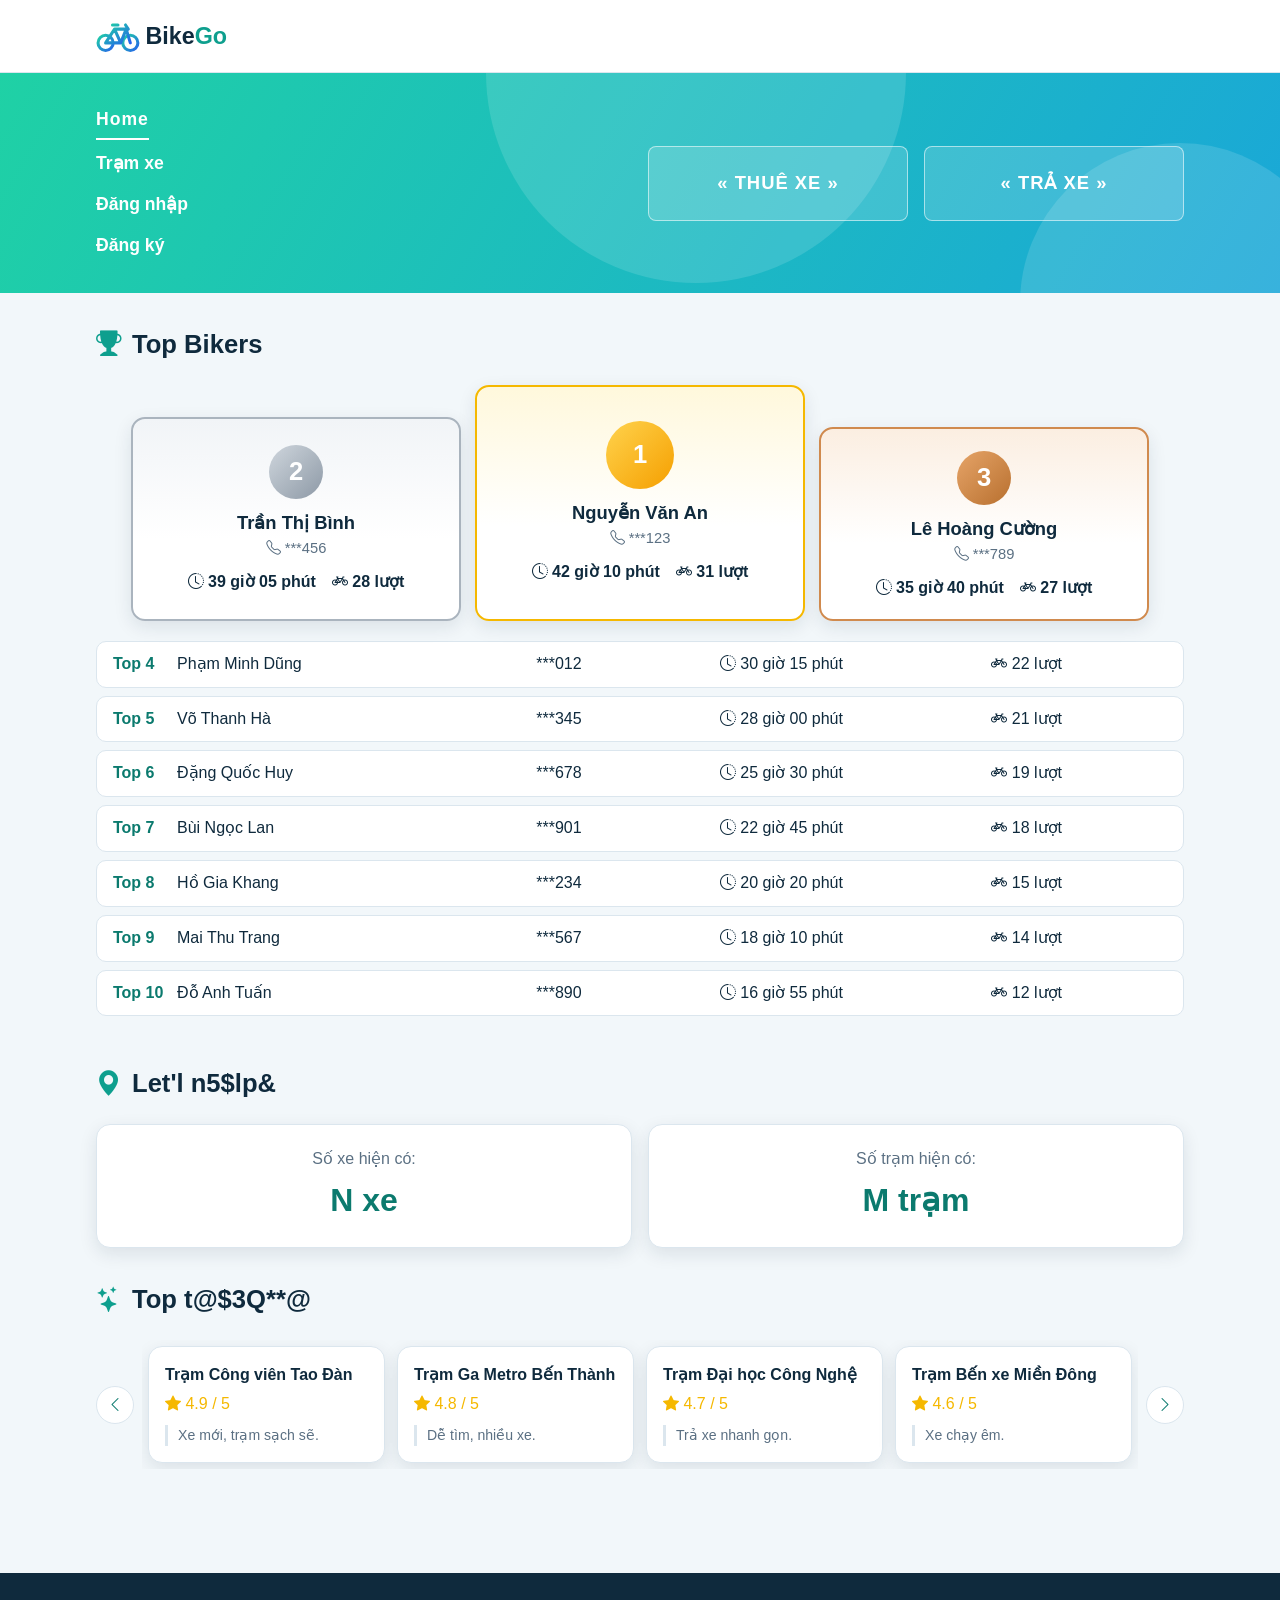
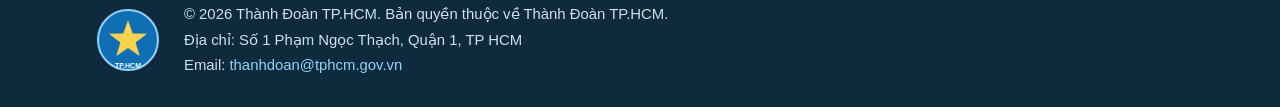
<file: Phan_01/index.html>
<!DOCTYPE html>
<html lang="vi">
<head>
  <meta charset="utf-8">
  <meta name="viewport" content="width=device-width, initial-scale=1">
  <title>Giáp Chí Thanh – 2001240441</title>
  <!-- Icon font (local copy, works offline) -->
  <link rel="stylesheet" href="vendor/bootstrap-icons/bootstrap-icons.min.css">
  <!-- Shared layout and components -->
  <link rel="stylesheet" href="css/style.css">
</head>
<body>

  <!-- ===== Header: logo ===== -->
  <header class="site-header">
    <div class="container">
      <a class="logo" href="index.html"><img src="img/logo.svg" alt="BikeGo"></a>
    </div>
  </header>

  <!-- ===== Navigation + banner (CSS animation only) ===== -->
  <section class="hero" aria-label="Banner">
    <div class="container">
      <nav class="main-nav" aria-label="Main navigation">
        <ul>
          <li><a href="index.html" class="active">Home</a></li>
          <li><a href="stations.html">Trạm xe</a></li>
          <li><a href="#">Đăng nhập</a></li>
          <li><a href="#">Đăng ký</a></li>
        </ul>
      </nav>
      <div class="hero-actions">
        <a class="hero-btn" href="bike-rental.html">Thuê xe</a>
        <a class="hero-btn" href="bike-return.html">Trả xe</a>
      </div>
    </div>
  </section>

  <!-- ===== Page content ===== -->
  <main class="page-main">
    <div class="container">

      <!-- Top bikers -->
      <section class="section" id="top-bikers">
        <h2 class="section-title"><i class="bi bi-trophy-fill"></i><span class="scramble-text">Top Bikers</span></h2>
        <div class="podium">
          <article class="podium-item rank-2">
            <span class="medal">2</span>
            <h3>Trần Thị Bình</h3>
            <p class="meta"><i class="bi bi-telephone"></i> ***456</p>
            <p class="figures"><span><i class="bi bi-clock-history"></i> 39 giờ 05 phút</span><span><i class="bi bi-bicycle"></i> 28 lượt</span></p>
          </article>
          <article class="podium-item rank-1">
            <span class="medal">1</span>
            <h3>Nguyễn Văn An</h3>
            <p class="meta"><i class="bi bi-telephone"></i> ***123</p>
            <p class="figures"><span><i class="bi bi-clock-history"></i> 42 giờ 10 phút</span><span><i class="bi bi-bicycle"></i> 31 lượt</span></p>
          </article>
          <article class="podium-item rank-3">
            <span class="medal">3</span>
            <h3>Lê Hoàng Cường</h3>
            <p class="meta"><i class="bi bi-telephone"></i> ***789</p>
            <p class="figures"><span><i class="bi bi-clock-history"></i> 35 giờ 40 phút</span><span><i class="bi bi-bicycle"></i> 27 lượt</span></p>
          </article>
        </div>
        <ul class="rank-list">
          <li class="rank-row">
            <span class="rank-no">Top 4</span>
            <span class="col-name">Phạm Minh Dũng</span>
            <span class="col-phone">***012</span>
            <span class="col-time"><i class="bi bi-clock-history"></i> 30 giờ 15 phút</span>
            <span class="col-count"><i class="bi bi-bicycle"></i> 22 lượt</span>
          </li>
          <li class="rank-row">
            <span class="rank-no">Top 5</span>
            <span class="col-name">Võ Thanh Hà</span>
            <span class="col-phone">***345</span>
            <span class="col-time"><i class="bi bi-clock-history"></i> 28 giờ 00 phút</span>
            <span class="col-count"><i class="bi bi-bicycle"></i> 21 lượt</span>
          </li>
          <li class="rank-row">
            <span class="rank-no">Top 6</span>
            <span class="col-name">Đặng Quốc Huy</span>
            <span class="col-phone">***678</span>
            <span class="col-time"><i class="bi bi-clock-history"></i> 25 giờ 30 phút</span>
            <span class="col-count"><i class="bi bi-bicycle"></i> 19 lượt</span>
          </li>
          <li class="rank-row">
            <span class="rank-no">Top 7</span>
            <span class="col-name">Bùi Ngọc Lan</span>
            <span class="col-phone">***901</span>
            <span class="col-time"><i class="bi bi-clock-history"></i> 22 giờ 45 phút</span>
            <span class="col-count"><i class="bi bi-bicycle"></i> 18 lượt</span>
          </li>
          <li class="rank-row">
            <span class="rank-no">Top 8</span>
            <span class="col-name">Hồ Gia Khang</span>
            <span class="col-phone">***234</span>
            <span class="col-time"><i class="bi bi-clock-history"></i> 20 giờ 20 phút</span>
            <span class="col-count"><i class="bi bi-bicycle"></i> 15 lượt</span>
          </li>
          <li class="rank-row">
            <span class="rank-no">Top 9</span>
            <span class="col-name">Mai Thu Trang</span>
            <span class="col-phone">***567</span>
            <span class="col-time"><i class="bi bi-clock-history"></i> 18 giờ 10 phút</span>
            <span class="col-count"><i class="bi bi-bicycle"></i> 14 lượt</span>
          </li>
          <li class="rank-row">
            <span class="rank-no">Top 10</span>
            <span class="col-name">Đỗ Anh Tuấn</span>
            <span class="col-phone">***890</span>
            <span class="col-time"><i class="bi bi-clock-history"></i> 16 giờ 55 phút</span>
            <span class="col-count"><i class="bi bi-bicycle"></i> 12 lượt</span>
          </li>
        </ul>
      </section>

      <!-- Infrastructure -->
      <section class="section" id="lets-bikego">
        <h2 class="section-title"><i class="bi bi-geo-alt-fill"></i><span class="scramble-text">Let's BikeGo</span></h2>
        <div class="stat-grid">
          <div class="stat-card"><p class="label">Số xe hiện có:</p><p class="value">N xe</p></div>
          <div class="stat-card"><p class="label">Số trạm hiện có:</p><p class="value">M trạm</p></div>
        </div>

        <h3 class="section-title"><i class="bi bi-stars"></i><span class="scramble-text">Top Stations</span></h3>
        <div class="carousel">
          <button class="carousel-arrow" type="button" aria-label="Previous"><i class="bi bi-chevron-left"></i></button>
          <div class="carousel-viewport">
            <div class="carousel-track">
              <div class="carousel-item">
                <article class="station-card">
                  <a class="station-link" href="stations.html">Trạm Công viên Tao Đàn</a>
                  <p class="stars"><i class="bi bi-star-fill"></i> 4.9 / 5</p>
                  <p class="quote">Xe mới, trạm sạch sẽ.</p>
                </article>
              </div>
              <div class="carousel-item">
                <article class="station-card">
                  <a class="station-link" href="stations.html">Trạm Ga Metro Bến Thành</a>
                  <p class="stars"><i class="bi bi-star-fill"></i> 4.8 / 5</p>
                  <p class="quote">Dễ tìm, nhiều xe.</p>
                </article>
              </div>
              <div class="carousel-item">
                <article class="station-card">
                  <a class="station-link" href="stations.html">Trạm Đại học Công Nghệ</a>
                  <p class="stars"><i class="bi bi-star-fill"></i> 4.7 / 5</p>
                  <p class="quote">Trả xe nhanh gọn.</p>
                </article>
              </div>
              <div class="carousel-item">
                <article class="station-card">
                  <a class="station-link" href="stations.html">Trạm Bến xe Miền Đông</a>
                  <p class="stars"><i class="bi bi-star-fill"></i> 4.6 / 5</p>
                  <p class="quote">Xe chạy êm.</p>
                </article>
              </div>
            </div>
          </div>
          <button class="carousel-arrow" type="button" aria-label="Next"><i class="bi bi-chevron-right"></i></button>
        </div>
      </section>
    </div>
  </main>

  <!-- ===== Footer ===== -->
  <footer class="site-footer">
    <div class="container">
      <img src="img/logo-thanhdoan.svg" alt="Thành Đoàn TP.HCM">
      <div>
        <p>&copy; 2026 Thành Đoàn TP.HCM. Bản quyền thuộc về Thành Đoàn TP.HCM.</p>
        <p>Địa chỉ: Số 1 Phạm Ngọc Thạch, Quận 1, TP HCM</p>
        <p>Email: <a href="mailto:thanhdoan@tphcm.gov.vn">thanhdoan@tphcm.gov.vn</a></p>
      </div>
    </div>
  </footer>

  <script src="js/effects.js"></script>
</body>
</html>
</file>
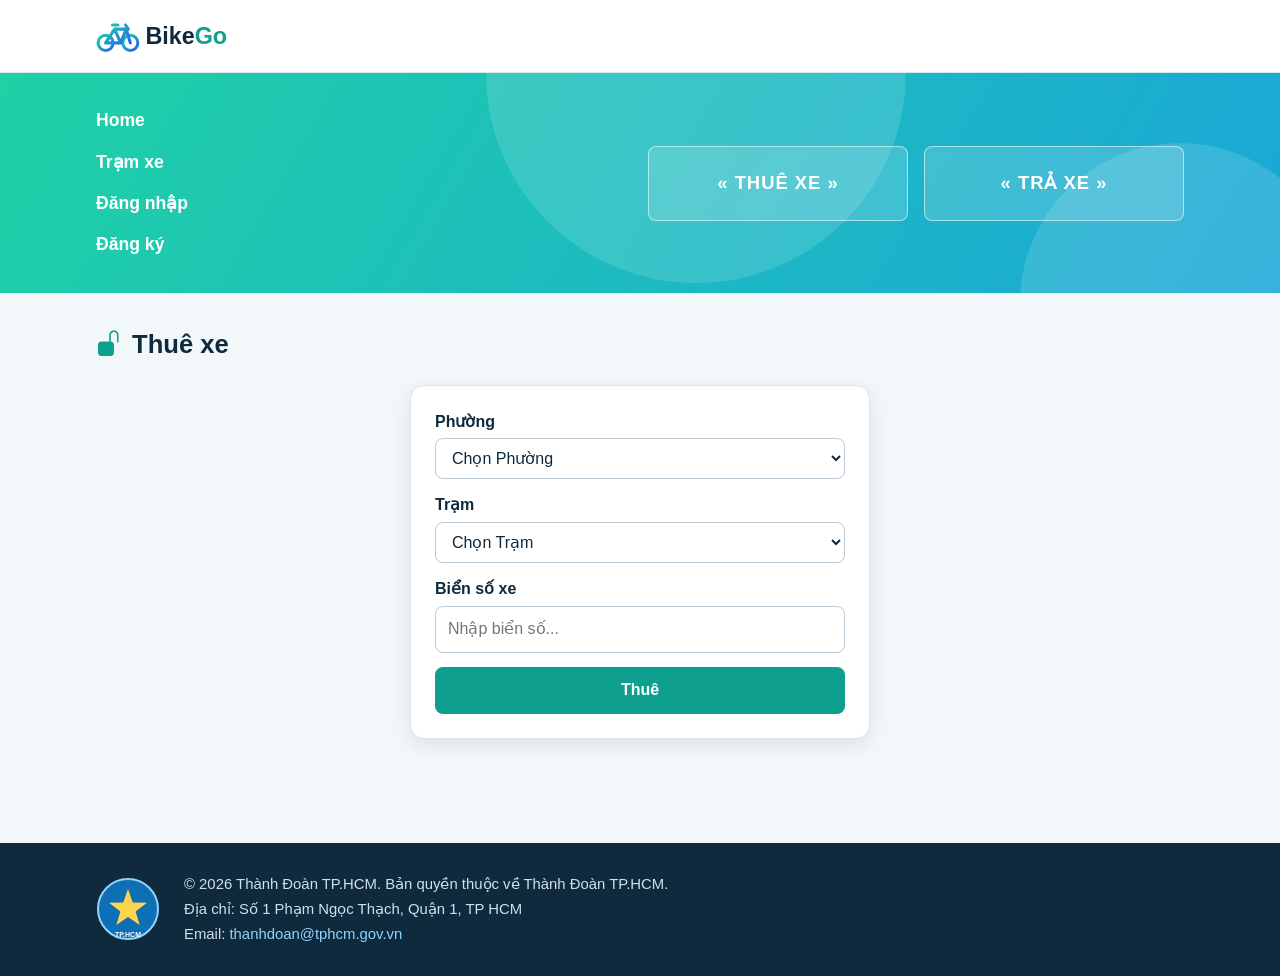
<file: Phan_01/bike-rental.html>
<!DOCTYPE html>
<html lang="vi">
<head>
  <meta charset="utf-8">
  <meta name="viewport" content="width=device-width, initial-scale=1">
  <title>Giáp Chí Thanh – 2001240441</title>
  <!-- Icon font (local copy, works offline) -->
  <link rel="stylesheet" href="vendor/bootstrap-icons/bootstrap-icons.min.css">
  <!-- Shared layout and components -->
  <link rel="stylesheet" href="css/style.css">
</head>
<body>

  <!-- ===== Header: logo ===== -->
  <header class="site-header">
    <div class="container">
      <a class="logo" href="index.html"><img src="img/logo.svg" alt="BikeGo"></a>
    </div>
  </header>

  <!-- ===== Navigation + banner (CSS animation only) ===== -->
  <section class="hero" aria-label="Banner">
    <div class="container">
      <nav class="main-nav" aria-label="Main navigation">
        <ul>
          <li><a href="index.html">Home</a></li>
          <li><a href="stations.html">Trạm xe</a></li>
          <li><a href="#">Đăng nhập</a></li>
          <li><a href="#">Đăng ký</a></li>
        </ul>
      </nav>
      <div class="hero-actions">
        <a class="hero-btn" href="bike-rental.html">Thuê xe</a>
        <a class="hero-btn" href="bike-return.html">Trả xe</a>
      </div>
    </div>
  </section>

  <!-- ===== Page content ===== -->
  <main class="page-main">
    <div class="container">

      <section class="section">
        <h2 class="section-title"><i class="bi bi-unlock-fill"></i><span class="scramble-text">Thuê xe</span></h2>
        <form class="form-card" action="#" method="post">
          <div class="field">
            <label for="ward">Phường</label>
            <select id="ward" name="ward"><option value="">Chọn Phường</option></select>
          </div>
          <div class="field">
            <label for="station">Trạm</label>
            <select id="station" name="station"><option value="">Chọn Trạm</option></select>
          </div>
          <div class="field">
            <label for="plate">Biển số xe</label>
            <input id="plate" name="plate" type="text" placeholder="Nhập biển số...">
          </div>
          <button class="btn btn-block" type="submit">Thuê</button>
        </form>
      </section>
    </div>
  </main>

  <!-- ===== Footer ===== -->
  <footer class="site-footer">
    <div class="container">
      <img src="img/logo-thanhdoan.svg" alt="Thành Đoàn TP.HCM">
      <div>
        <p>&copy; 2026 Thành Đoàn TP.HCM. Bản quyền thuộc về Thành Đoàn TP.HCM.</p>
        <p>Địa chỉ: Số 1 Phạm Ngọc Thạch, Quận 1, TP HCM</p>
        <p>Email: <a href="mailto:thanhdoan@tphcm.gov.vn">thanhdoan@tphcm.gov.vn</a></p>
      </div>
    </div>
  </footer>

  <script src="js/effects.js"></script>
</body>
</html>
</file>
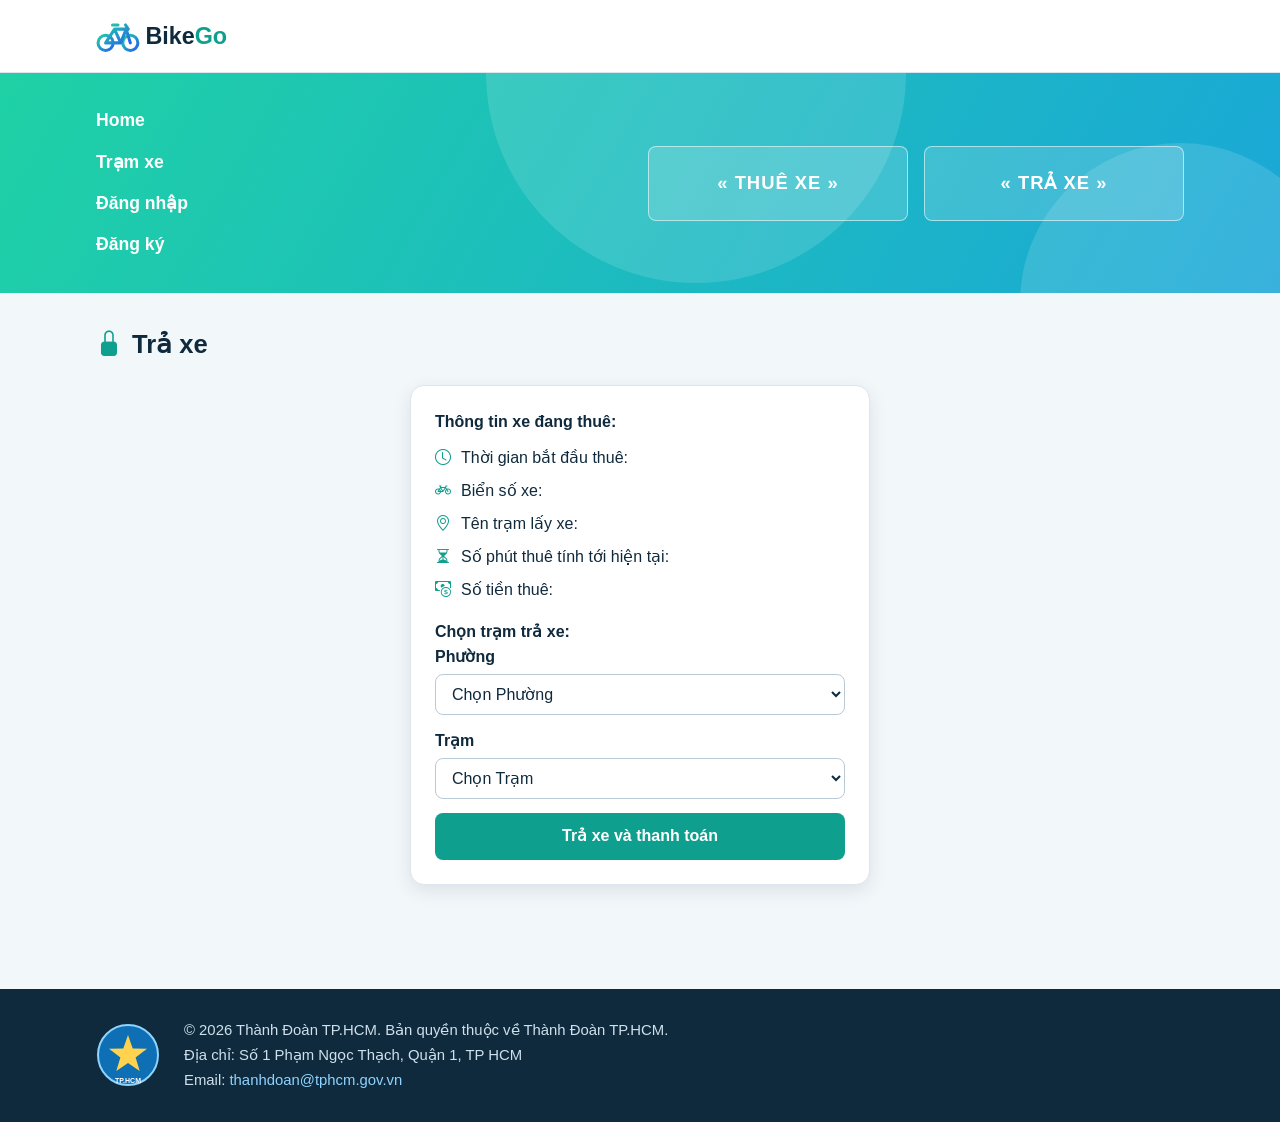
<file: Phan_01/bike-return.html>
<!DOCTYPE html>
<html lang="vi">
<head>
  <meta charset="utf-8">
  <meta name="viewport" content="width=device-width, initial-scale=1">
  <title>Giáp Chí Thanh – 2001240441</title>
  <!-- Icon font (local copy, works offline) -->
  <link rel="stylesheet" href="vendor/bootstrap-icons/bootstrap-icons.min.css">
  <!-- Shared layout and components -->
  <link rel="stylesheet" href="css/style.css">
</head>
<body>

  <!-- ===== Header: logo ===== -->
  <header class="site-header">
    <div class="container">
      <a class="logo" href="index.html"><img src="img/logo.svg" alt="BikeGo"></a>
    </div>
  </header>

  <!-- ===== Navigation + banner (CSS animation only) ===== -->
  <section class="hero" aria-label="Banner">
    <div class="container">
      <nav class="main-nav" aria-label="Main navigation">
        <ul>
          <li><a href="index.html">Home</a></li>
          <li><a href="stations.html">Trạm xe</a></li>
          <li><a href="#">Đăng nhập</a></li>
          <li><a href="#">Đăng ký</a></li>
        </ul>
      </nav>
      <div class="hero-actions">
        <a class="hero-btn" href="bike-rental.html">Thuê xe</a>
        <a class="hero-btn" href="bike-return.html">Trả xe</a>
      </div>
    </div>
  </section>

  <!-- ===== Page content ===== -->
  <main class="page-main">
    <div class="container">

      <section class="section">
        <h2 class="section-title"><i class="bi bi-lock-fill"></i><span class="scramble-text">Trả xe</span></h2>
        <form class="form-card" action="#" method="post">
          <p><strong>Thông tin xe đang thuê:</strong></p>
          <ul class="info-list">
            <li><i class="bi bi-clock"></i> Thời gian bắt đầu thuê:</li>
            <li><i class="bi bi-bicycle"></i> Biển số xe:</li>
            <li><i class="bi bi-geo-alt"></i> Tên trạm lấy xe:</li>
            <li><i class="bi bi-hourglass-split"></i> Số phút thuê tính tới hiện tại:</li>
            <li><i class="bi bi-cash-coin"></i> Số tiền thuê:</li>
          </ul>
          <p><strong>Chọn trạm trả xe:</strong></p>
          <div class="field">
            <label for="ward">Phường</label>
            <select id="ward" name="ward"><option value="">Chọn Phường</option></select>
          </div>
          <div class="field">
            <label for="station">Trạm</label>
            <select id="station" name="station"><option value="">Chọn Trạm</option></select>
          </div>
          <button class="btn btn-block" type="submit">Trả xe và thanh toán</button>
        </form>
      </section>
    </div>
  </main>

  <!-- ===== Footer ===== -->
  <footer class="site-footer">
    <div class="container">
      <img src="img/logo-thanhdoan.svg" alt="Thành Đoàn TP.HCM">
      <div>
        <p>&copy; 2026 Thành Đoàn TP.HCM. Bản quyền thuộc về Thành Đoàn TP.HCM.</p>
        <p>Địa chỉ: Số 1 Phạm Ngọc Thạch, Quận 1, TP HCM</p>
        <p>Email: <a href="mailto:thanhdoan@tphcm.gov.vn">thanhdoan@tphcm.gov.vn</a></p>
      </div>
    </div>
  </footer>

  <script src="js/effects.js"></script>
</body>
</html>
</file>
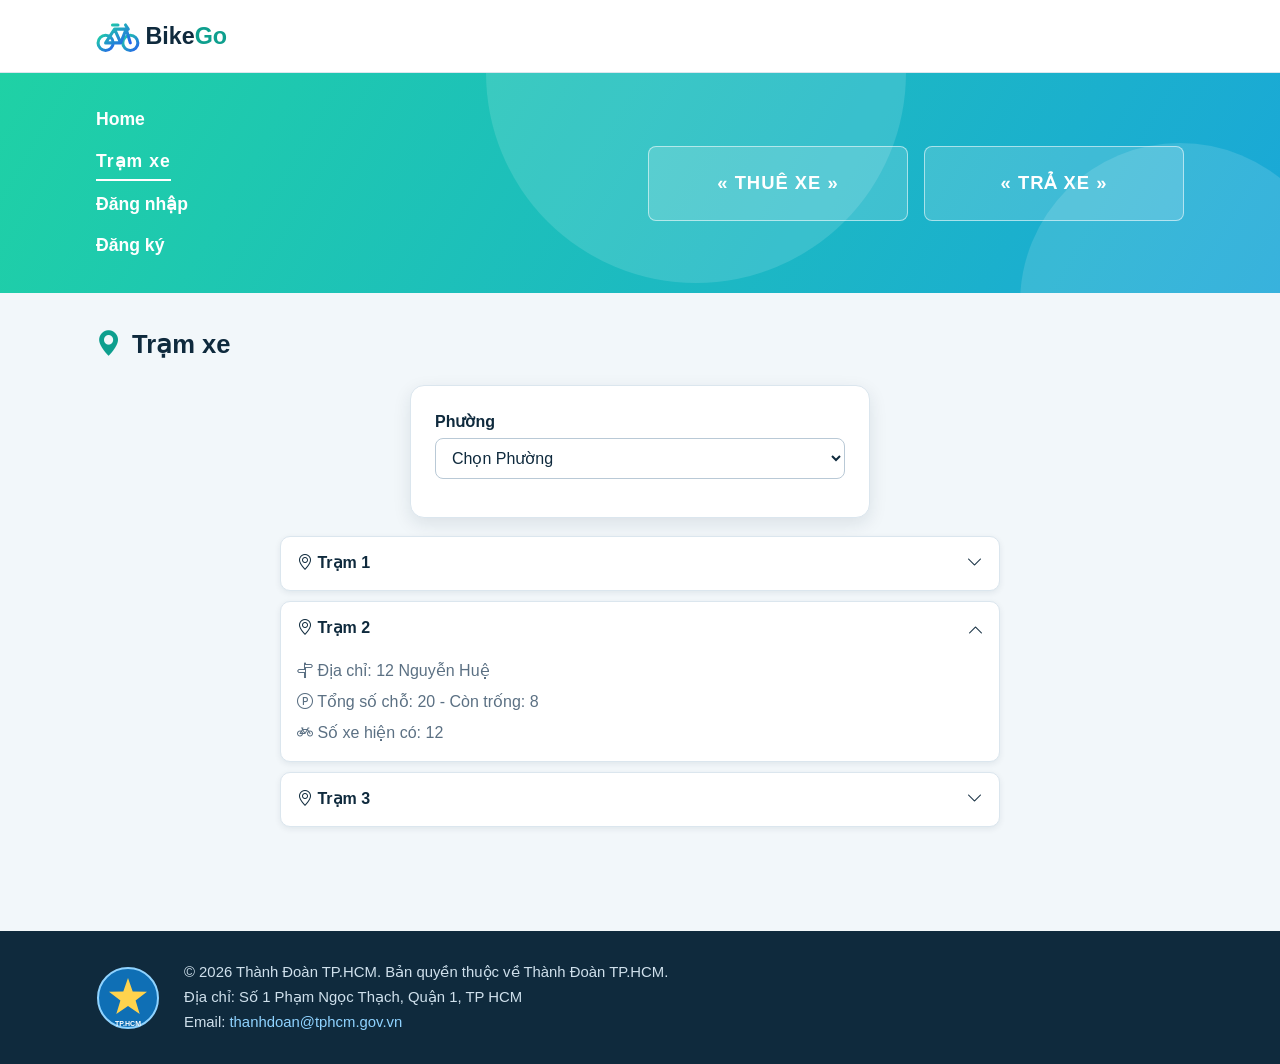
<file: Phan_01/stations.html>
<!DOCTYPE html>
<html lang="vi">
<head>
  <meta charset="utf-8">
  <meta name="viewport" content="width=device-width, initial-scale=1">
  <title>Giáp Chí Thanh – 2001240441</title>
  <!-- Icon font (local copy, works offline) -->
  <link rel="stylesheet" href="vendor/bootstrap-icons/bootstrap-icons.min.css">
  <!-- Shared layout and components -->
  <link rel="stylesheet" href="css/style.css">
</head>
<body>

  <!-- ===== Header: logo ===== -->
  <header class="site-header">
    <div class="container">
      <a class="logo" href="index.html"><img src="img/logo.svg" alt="BikeGo"></a>
    </div>
  </header>

  <!-- ===== Navigation + banner (CSS animation only) ===== -->
  <section class="hero" aria-label="Banner">
    <div class="container">
      <nav class="main-nav" aria-label="Main navigation">
        <ul>
          <li><a href="index.html">Home</a></li>
          <li><a href="stations.html" class="active">Trạm xe</a></li>
          <li><a href="#">Đăng nhập</a></li>
          <li><a href="#">Đăng ký</a></li>
        </ul>
      </nav>
      <div class="hero-actions">
        <a class="hero-btn" href="bike-rental.html">Thuê xe</a>
        <a class="hero-btn" href="bike-return.html">Trả xe</a>
      </div>
    </div>
  </section>

  <!-- ===== Page content ===== -->
  <main class="page-main">
    <div class="container">

      <section class="section">
        <h2 class="section-title"><i class="bi bi-geo-alt-fill"></i><span class="scramble-text">Trạm xe</span></h2>
        <div class="form-card">
          <div class="field">
            <label for="ward">Phường</label>
            <select id="ward">
              <option value="">Chọn Phường</option>
              <option>Phường Bến Nghé</option>
              <option>Phường Bến Thành</option>
              <option>Phường Sài Gòn</option>
            </select>
          </div>
        </div>
        <div class="accordion">
        <details class="acc-item">
          <summary class="acc-head"><span><i class="bi bi-geo-alt"></i> Trạm 1</span><i class="bi bi-chevron-down chevron"></i></summary>
          <div class="acc-body">Thông tin chi tiết ...</div>
        </details>
        <details class="acc-item" open>
          <summary class="acc-head"><span><i class="bi bi-geo-alt"></i> Trạm 2</span><i class="bi bi-chevron-down chevron"></i></summary>
          <div class="acc-body">
            <ul>
              <li><i class="bi bi-signpost-split"></i> Địa chỉ: 12 Nguyễn Huệ</li>
              <li><i class="bi bi-p-circle"></i> Tổng số chỗ: 20 - Còn trống: 8</li>
              <li><i class="bi bi-bicycle"></i> Số xe hiện có: 12</li>
            </ul>
          </div>
        </details>
        <details class="acc-item">
          <summary class="acc-head"><span><i class="bi bi-geo-alt"></i> Trạm 3</span><i class="bi bi-chevron-down chevron"></i></summary>
          <div class="acc-body">Thông tin chi tiết ...</div>
        </details>
        </div>
      </section>
    </div>
  </main>

  <!-- ===== Footer ===== -->
  <footer class="site-footer">
    <div class="container">
      <img src="img/logo-thanhdoan.svg" alt="Thành Đoàn TP.HCM">
      <div>
        <p>&copy; 2026 Thành Đoàn TP.HCM. Bản quyền thuộc về Thành Đoàn TP.HCM.</p>
        <p>Địa chỉ: Số 1 Phạm Ngọc Thạch, Quận 1, TP HCM</p>
        <p>Email: <a href="mailto:thanhdoan@tphcm.gov.vn">thanhdoan@tphcm.gov.vn</a></p>
      </div>
    </div>
  </footer>

  <script src="js/effects.js"></script>
</body>
</html>
</file>
<file: Phan_01/css/style.css>
/* ==========================================================================
   BikeGo - style.css
   Shared layout + components for every page.
   Sections:
     1. Variables & reset
     2. Layout helpers
     3. Header
     4. Hero (navigation + banner, pure CSS animation)
     5. Section titles
     6. Top bikers (podium + list)
     7. Infrastructure stats + carousel
     8. Accordion (stations)
     9. Forms & buttons
    10. Footer
    11. Responsive rules
   ========================================================================== */

/* ---------- 1. Variables & reset ---------- */
:root {
  --c-primary: #0e9f8e;
  --c-primary-dark: #0b7a6e;
  --c-accent: #1e88e5;
  --c-ink: #0f2a3d;
  --c-muted: #5b7083;
  --c-bg: #f2f7fa;
  --c-card: #ffffff;
  --c-line: #dbe6ee;
  --c-good: #12a150;
  --c-bad: #e5484d;
  --c-warn: #e08a00;
  --c-info: #1e88e5;
  --radius: 14px;
  --shadow: 0 6px 18px rgba(15, 42, 61, 0.1);
}

* {
  box-sizing: border-box;
  margin: 0;
  padding: 0;
}

html {
  scroll-behavior: smooth;
}

body {
  font-family: "Segoe UI", Roboto, "Helvetica Neue", Arial, sans-serif;
  font-size: 16px;
  line-height: 1.55;
  color: var(--c-ink);
  background: var(--c-bg);
}

img,
svg {
  max-width: 100%;
  display: block;
}

a {
  color: var(--c-accent);
  text-decoration: none;
}

a:hover {
  text-decoration: underline;
}

ul {
  list-style: none;
}

/* ---------- 2. Layout helpers ---------- */
.container {
  width: 100%;
  max-width: 1120px;
  margin: 0 auto;
  padding: 0 16px;
}

.page-main {
  padding: 32px 0 56px;
}

.section {
  margin-bottom: 48px;
}

/* ---------- 3. Header ---------- */
.site-header {
  background: var(--c-card);
  border-bottom: 1px solid var(--c-line);
}

.site-header .container {
  display: flex;
  align-items: center;
  justify-content: space-between;
  min-height: 72px;
}

.logo {
  display: flex;
  align-items: center;
  gap: 10px;
  color: var(--c-ink);
  font-size: 1.5rem;
  font-weight: 800;
  letter-spacing: 0.5px;
}

.logo img {
  height: 44px;
  width: auto;
}

.logo:hover {
  text-decoration: none;
}

/* ---------- 4. Hero: navigation + banner (CSS only motion) ---------- */
.hero {
  position: relative;
  overflow: hidden;
  color: #ffffff;
  background: linear-gradient(120deg, #1fd1a5, #1aa7d8, #2563eb, #1fd1a5);
  background-size: 300% 300%;
  animation: gradient-shift 14s ease infinite;
}

/* Two soft circles floating in the background */
.hero::before,
.hero::after {
  content: "";
  position: absolute;
  border-radius: 50%;
  background: rgba(255, 255, 255, 0.13);
  pointer-events: none;
}

.hero::before {
  width: 420px;
  height: 420px;
  top: -210px;
  left: 38%;
  animation: float-a 9s ease-in-out infinite;
}

.hero::after {
  width: 320px;
  height: 320px;
  bottom: -170px;
  right: -60px;
  animation: float-b 11s ease-in-out infinite;
}

.hero .container {
  position: relative;
  z-index: 1;
  display: flex;
  align-items: center;
  justify-content: space-between;
  gap: 24px;
  min-height: 220px;
  padding-top: 28px;
  padding-bottom: 28px;
}

.main-nav ul {
  display: flex;
  flex-direction: column;
  gap: 6px;
}

.main-nav a {
  display: inline-block;
  padding: 4px 0;
  color: #ffffff;
  font-size: 1.1rem;
  font-weight: 600;
  opacity: 0;
  animation: slide-in 0.7s ease forwards;
  transition: transform 0.25s ease, letter-spacing 0.25s ease;
}

.main-nav li:nth-child(1) a { animation-delay: 0.1s; }
.main-nav li:nth-child(2) a { animation-delay: 0.25s; }
.main-nav li:nth-child(3) a { animation-delay: 0.4s; }
.main-nav li:nth-child(4) a { animation-delay: 0.55s; }
.main-nav li:nth-child(5) a { animation-delay: 0.7s; }

.main-nav a:hover,
.main-nav a.active {
  text-decoration: none;
  transform: translateX(8px);
  letter-spacing: 1px;
}

.main-nav a.active {
  border-bottom: 2px solid #ffffff;
}

.hero-actions {
  display: flex;
  gap: 16px;
  flex: 1;
  justify-content: flex-end;
}

.hero-btn {
  flex: 1;
  max-width: 260px;
  padding: 22px 12px;
  text-align: center;
  color: #ffffff;
  font-size: 1.15rem;
  font-weight: 700;
  letter-spacing: 1px;
  text-transform: uppercase;
  border: 1px solid rgba(255, 255, 255, 0.55);
  border-radius: 8px;
  background: rgba(255, 255, 255, 0.16);
  animation: pop-in 0.8s ease both, pulse 3.2s ease-in-out 1s infinite;
  transition: background 0.25s ease, transform 0.25s ease;
}

.hero-btn:nth-child(2) {
  animation-delay: 0.2s, 1.4s;
}

.hero-btn::before {
  content: "\00AB\00A0";
}

.hero-btn::after {
  content: "\00A0\00BB";
}

.hero-btn:hover {
  text-decoration: none;
  background: rgba(255, 255, 255, 0.32);
  transform: translateY(-4px);
}

@keyframes gradient-shift {
  0% { background-position: 0% 50%; }
  50% { background-position: 100% 50%; }
  100% { background-position: 0% 50%; }
}

@keyframes float-a {
  0%, 100% { transform: translate(0, 0); }
  50% { transform: translate(40px, 28px); }
}

@keyframes float-b {
  0%, 100% { transform: translate(0, 0); }
  50% { transform: translate(-46px, -24px); }
}

@keyframes slide-in {
  from { opacity: 0; transform: translateX(-36px); }
  to { opacity: 1; transform: translateX(0); }
}

@keyframes pop-in {
  from { opacity: 0; transform: scale(0.85); }
  to { opacity: 1; transform: scale(1); }
}

@keyframes pulse {
  0%, 100% { box-shadow: 0 0 0 0 rgba(255, 255, 255, 0.35); }
  50% { box-shadow: 0 0 0 14px rgba(255, 255, 255, 0); }
}

/* ---------- 5. Section titles ---------- */
.section-title {
  display: flex;
  align-items: center;
  gap: 10px;
  margin-bottom: 20px;
  font-size: 1.6rem;
  font-weight: 800;
  color: var(--c-ink);
}

.section-title i {
  color: var(--c-primary);
}

/* Fixed-width characters keep the scramble effect from shifting layout */
.scramble-text {
  font-variant-numeric: tabular-nums;
}

/* ---------- 6. Top bikers ---------- */
.podium {
  display: flex;
  align-items: flex-end;
  justify-content: center;
  gap: 14px;
  margin-bottom: 20px;
}

.podium-item {
  flex: 1;
  max-width: 330px;
  padding: 22px 14px 18px;
  text-align: center;
  color: var(--c-ink);
  background: var(--c-card);
  border: 2px solid var(--c-line);
  border-radius: var(--radius);
  box-shadow: var(--shadow);
  animation: rise-up 0.9s ease both;
  transition: transform 0.3s ease, box-shadow 0.3s ease;
}

.podium-item:hover {
  transform: translateY(-8px) scale(1.02);
  box-shadow: 0 14px 28px rgba(15, 42, 61, 0.18);
}

/* Podium heights: 1st is the tallest, 2nd medium, 3rd shortest */
.podium-item.rank-1 {
  padding-top: 34px;
  padding-bottom: 34px;
  border-color: #f5b800;
  background: linear-gradient(180deg, #fff8dc, #ffffff 60%);
  animation-delay: 0.35s;
}

.podium-item.rank-2 {
  padding-top: 26px;
  padding-bottom: 24px;
  border-color: #aab4be;
  background: linear-gradient(180deg, #f1f4f7, #ffffff 60%);
  animation-delay: 0.15s;
}

.podium-item.rank-3 {
  border-color: #d08a4e;
  background: linear-gradient(180deg, #fbeee1, #ffffff 60%);
  animation-delay: 0.55s;
}

.medal {
  display: inline-flex;
  align-items: center;
  justify-content: center;
  width: 54px;
  height: 54px;
  margin-bottom: 10px;
  border-radius: 50%;
  color: #ffffff;
  font-size: 1.6rem;
  font-weight: 800;
}

.rank-1 .medal {
  width: 68px;
  height: 68px;
  background: linear-gradient(135deg, #ffd34d, #f59f00);
  animation: bounce 2s ease-in-out infinite;
}

.rank-2 .medal {
  background: linear-gradient(135deg, #cfd6dd, #8d99a6);
}

.rank-3 .medal {
  background: linear-gradient(135deg, #e6a468, #b8702f);
}

.podium-item h3 {
  font-size: 1.15rem;
}

.podium-item .meta {
  color: var(--c-muted);
  font-size: 0.92rem;
}

.podium-item .figures {
  display: flex;
  justify-content: center;
  gap: 16px;
  margin-top: 10px;
  font-weight: 600;
}

.rank-list {
  display: grid;
  gap: 8px;
}

.rank-row {
  display: grid;
  grid-template-columns: 56px 2fr 1fr 1.5fr 1fr;
  align-items: center;
  gap: 8px;
  padding: 10px 16px;
  background: var(--c-card);
  border: 1px solid var(--c-line);
  border-radius: 10px;
  transition: transform 0.2s ease, box-shadow 0.2s ease, background 0.2s ease;
}

.rank-row:hover {
  transform: translateX(6px);
  background: #eefaf8;
  box-shadow: var(--shadow);
}

.rank-row .rank-no {
  white-space: nowrap;
  font-weight: 800;
  color: var(--c-primary-dark);
}

.empty-note {
  padding: 18px;
  text-align: center;
  color: var(--c-muted);
  background: var(--c-card);
  border: 1px dashed var(--c-line);
  border-radius: var(--radius);
}

@keyframes rise-up {
  from { opacity: 0; transform: translateY(60px); }
  to { opacity: 1; transform: translateY(0); }
}

@keyframes bounce {
  0%, 100% { transform: translateY(0); }
  50% { transform: translateY(-7px); }
}

/* ---------- 7. Infrastructure stats + carousel ---------- */
.stat-grid {
  display: grid;
  grid-template-columns: 1fr 1fr;
  gap: 16px;
  margin-bottom: 32px;
}

.stat-card {
  padding: 22px 16px;
  text-align: center;
  background: var(--c-card);
  border: 1px solid var(--c-line);
  border-radius: var(--radius);
  box-shadow: var(--shadow);
}

.stat-card .label {
  color: var(--c-muted);
}

.stat-card .value {
  margin-top: 4px;
  font-size: 2rem;
  font-weight: 800;
  color: var(--c-primary-dark);
}

.carousel {
  display: flex;
  align-items: center;
  gap: 8px;
}

.carousel-viewport {
  flex: 1;
  overflow: hidden;
}

.carousel-track {
  display: flex;
  transition: transform 0.7s ease;
}

.carousel-item {
  flex: 0 0 25%;
  padding: 6px;
}

.station-card {
  height: 100%;
  padding: 16px;
  background: var(--c-card);
  border: 1px solid var(--c-line);
  border-radius: var(--radius);
  box-shadow: var(--shadow);
  transition: transform 0.25s ease;
}

.station-card:hover {
  transform: translateY(-4px);
}

.station-card .station-link {
  display: block;
  margin-bottom: 4px;
  padding: 0;
  text-align: left;
  font: inherit;
  font-weight: 700;
  color: var(--c-ink);
  background: none;
  border: 0;
  cursor: pointer;
}

.station-card .station-link:hover {
  color: var(--c-primary-dark);
  text-decoration: underline;
}

.station-card .quote {
  margin-top: 8px;
  padding-left: 10px;
  color: var(--c-muted);
  font-size: 0.88rem;
  border-left: 3px solid var(--c-line);
}

.carousel-arrow {
  width: 38px;
  height: 38px;
  flex: none;
  font-size: 1rem;
  color: var(--c-primary-dark);
  background: var(--c-card);
  border: 1px solid var(--c-line);
  border-radius: 50%;
  cursor: pointer;
}

.carousel-arrow:hover {
  background: #eefaf8;
}

.stars {
  color: #f5b800;
  white-space: nowrap;
}

/* ---------- 8. Accordion (stations) ---------- */
.accordion {
  display: grid;
  gap: 10px;
  max-width: 720px;
  margin: 18px auto 0;
}

.acc-item {
  background: var(--c-card);
  border: 1px solid var(--c-line);
  border-radius: 10px;
  box-shadow: 0 2px 6px rgba(15, 42, 61, 0.08);
}

.acc-head {
  display: flex;
  align-items: center;
  justify-content: space-between;
  gap: 12px;
  padding: 14px 16px;
  font-weight: 600;
  cursor: pointer;
  list-style: none;
}

.acc-head i.chevron {
  transition: transform 0.25s ease;
}

.acc-item[open] .acc-head i.chevron {
  transform: rotate(180deg);
}

.acc-body {
  padding: 4px 16px 16px;
  color: var(--c-muted);
}

.acc-body ul {
  display: grid;
  gap: 6px;
}

/* ---------- 9. Forms & buttons ---------- */
.form-card {
  max-width: 460px;
  margin: 0 auto;
  padding: 24px;
  background: var(--c-card);
  border: 1px solid var(--c-line);
  border-radius: var(--radius);
  box-shadow: var(--shadow);
}

.form-card h2 {
  margin-bottom: 16px;
  text-align: center;
}

.field {
  margin-bottom: 14px;
}

.field label {
  display: block;
  margin-bottom: 4px;
  font-weight: 600;
}

.field input,
.field select,
.field textarea {
  width: 100%;
  padding: 10px 12px;
  font: inherit;
  color: var(--c-ink);
  background: #ffffff;
  border: 1px solid #b9c9d6;
  border-radius: 8px;
}

.field input:focus,
.field select:focus,
.field textarea:focus {
  outline: 2px solid var(--c-primary);
  border-color: var(--c-primary);
}

.field-error {
  min-height: 1.2em;
  margin-top: 3px;
  color: var(--c-bad);
  font-size: 0.88rem;
}

.btn {
  display: inline-block;
  padding: 11px 22px;
  font: inherit;
  font-weight: 700;
  color: #ffffff;
  background: var(--c-primary);
  border: 0;
  border-radius: 8px;
  cursor: pointer;
  transition: background 0.2s ease, transform 0.2s ease;
}

.btn:hover {
  text-decoration: none;
  background: var(--c-primary-dark);
  transform: translateY(-2px);
}

.btn-block {
  display: block;
  width: 100%;
}

.info-list {
  display: grid;
  gap: 8px;
  margin: 12px 0 18px;
}

.info-list li {
  display: flex;
  align-items: center;
  gap: 10px;
}

.info-list i {
  color: var(--c-primary);
}

/* ---------- 10. Footer ---------- */
.site-footer {
  color: #cfe0ec;
  background: #0f2a3d;
}

.site-footer .container {
  display: grid;
  grid-template-columns: auto 1fr;
  align-items: center;
  gap: 24px;
  padding-top: 28px;
  padding-bottom: 28px;
}

.site-footer img {
  height: 64px;
  width: auto;
}

.site-footer p {
  margin: 2px 0;
  font-size: 0.93rem;
}

.site-footer a {
  color: #8fd3ff;
}

/* ---------- 11. Responsive rules ---------- */
@media (max-width: 900px) {
  .carousel-item {
    flex: 0 0 50%;
  }

  .rank-row {
    grid-template-columns: 44px 2fr 1fr 1.4fr 0.9fr;
    font-size: 0.92rem;
  }
}

@media (max-width: 720px) {
  .hero .container {
    flex-direction: column;
    align-items: flex-start;
  }

  .main-nav ul {
    flex-direction: row;
    flex-wrap: wrap;
    gap: 6px 20px;
  }

  .hero-actions {
    width: 100%;
    justify-content: stretch;
  }

  .hero-btn {
    max-width: none;
    padding: 16px 8px;
    font-size: 1rem;
  }

  .podium {
    flex-direction: column;
    align-items: stretch;
  }

  .podium-item {
    max-width: none;
  }

  /* Keep rank 1 on top on small screens */
  .podium-item.rank-1 { order: 1; }
  .podium-item.rank-2 { order: 2; }
  .podium-item.rank-3 { order: 3; }

  .rank-row {
    grid-template-columns: 62px 1fr 1fr;
  }

  .rank-row .col-time,
  .rank-row .col-count {
    grid-column: 2 / 4;
  }

  .carousel-item {
    flex: 0 0 100%;
  }

  .stat-grid {
    grid-template-columns: 1fr;
  }

  .site-footer .container {
    grid-template-columns: 1fr;
    text-align: center;
  }

  .site-footer img {
    margin: 0 auto;
  }
}

/* Respect users who prefer reduced motion */
@media (prefers-reduced-motion: reduce) {
  .hero,
  .hero::before,
  .hero::after,
  .main-nav a,
  .hero-btn,
  .podium-item,
  .rank-1 .medal {
    animation: none;
  }

  .main-nav a {
    opacity: 1;
  }
}
</file>
